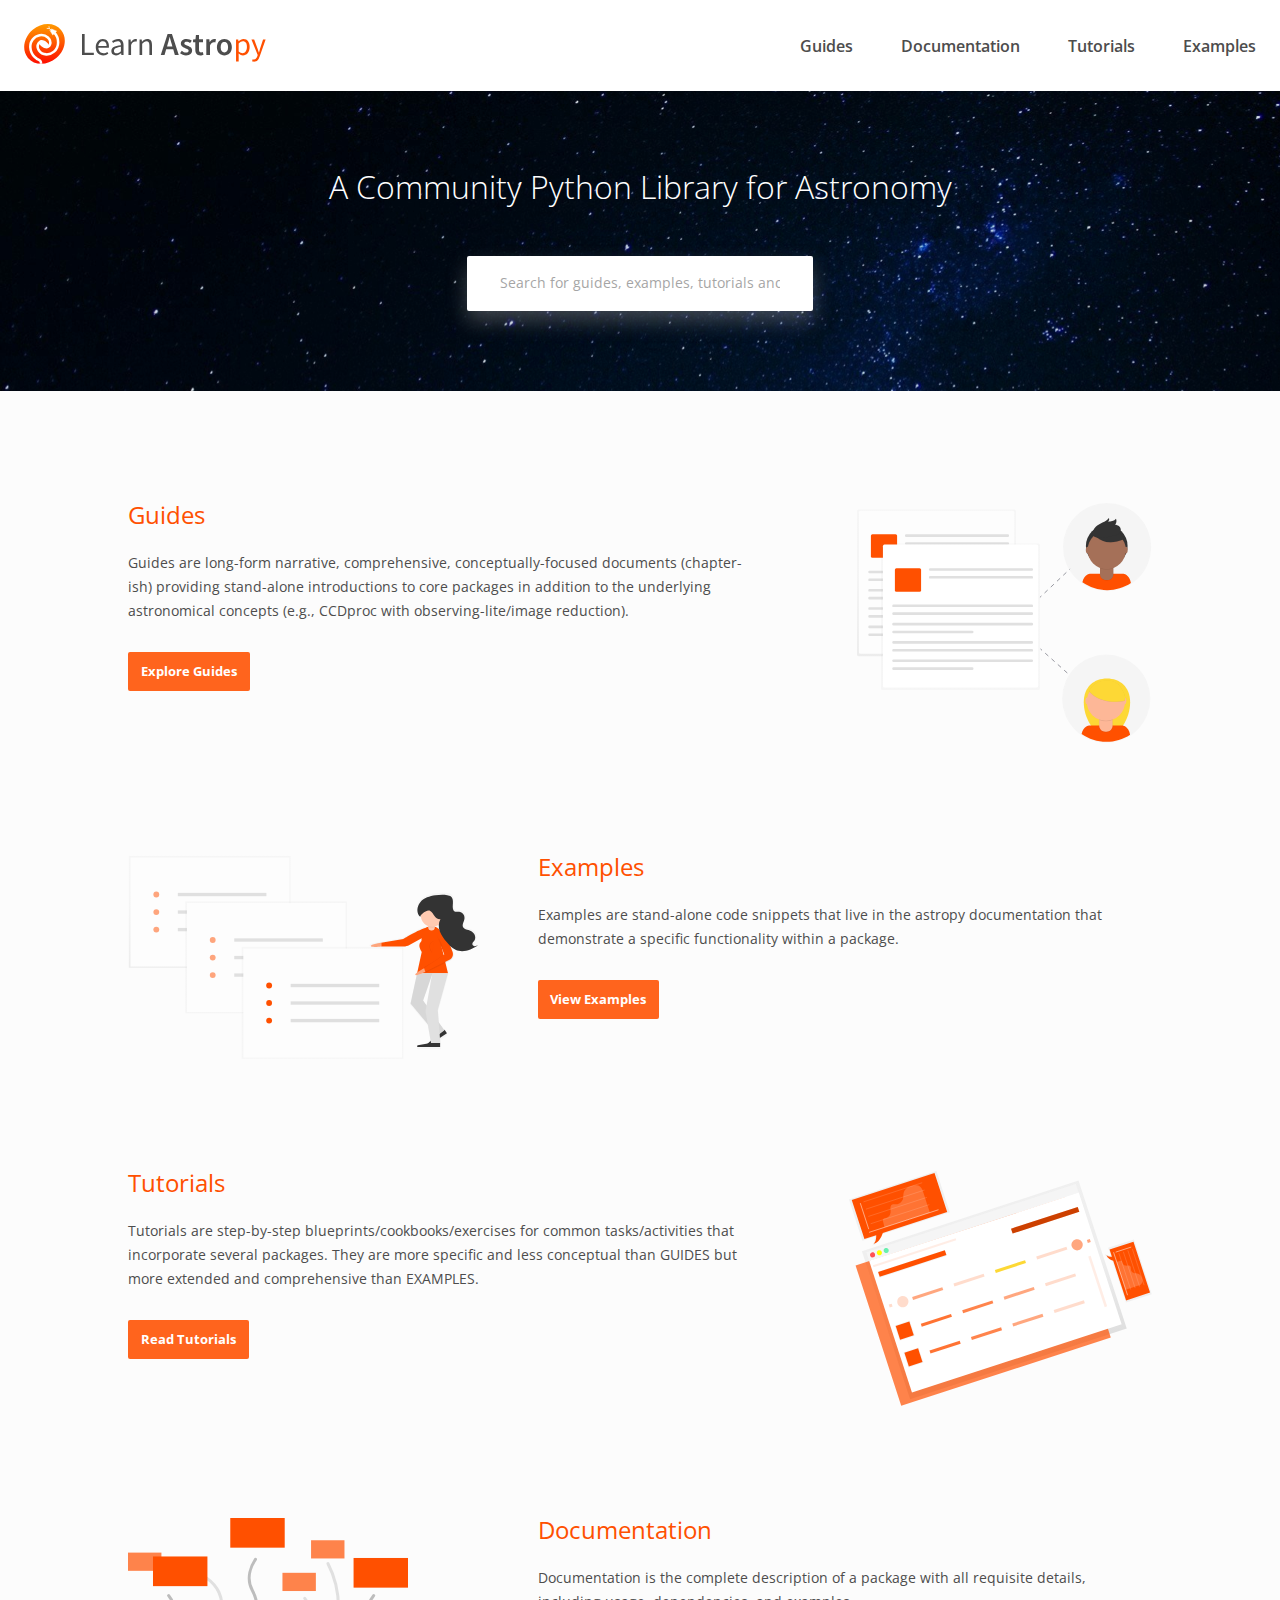
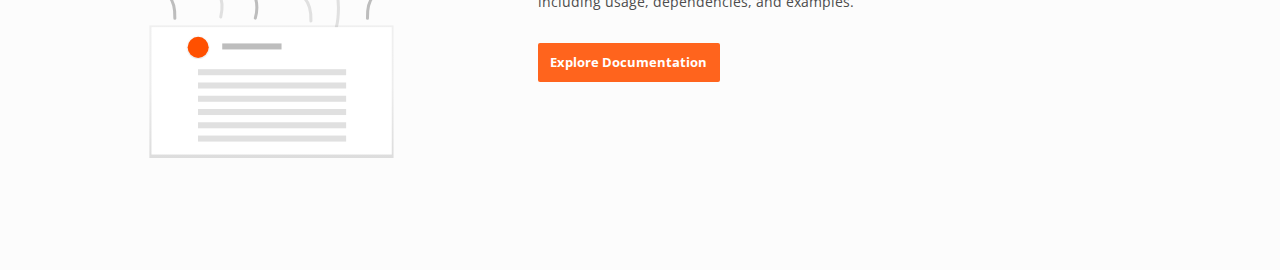
<file: index.html>
<!DOCTYPE html>
<html lang="en">

<head>
    <meta charset="utf-8">
    <meta name="viewport" content="width=device-width, initial-scale=1.0">
    <title>Learn Astropy</title>
    <link href="https://fonts.googleapis.com/css?family=Open+Sans:300,400,600,700" rel="stylesheet">
    <link rel="shortcut icon" href="http://www.astropy.org/favicon.ico">
</head>

<body>
    <nav>
        <a href="index.html"><img src="res/learn-astropy-logo.svg"></a>
        <div>
            <a href="#">Guides</a>
            <a href="#">Documentation</a>
            <a href="#">Tutorials</a>
            <a href="#">Examples</a>
        </div>
    </nav>

    <header>
        <h1>A Community Python Library for Astronomy</h1>
        <form class="search">
            <input type="text" placeholder="Search for guides, examples, tutorials and more..." id="searchbox">
        </form>
    </header>

    <div class="category">
        <div class="info">
            <h2>Guides</h2>
            <h3>Guides are long-form narrative, comprehensive, conceptually-focused documents (chapter-ish) providing stand-alone introductions to core packages in addition to the underlying astronomical concepts (e.g., CCDproc with observing-lite/image reduction).</h3>
            <a href="#">Explore Guides</a>
        </div>
        <img src="res/astropy-guides-illustration.svg">
    </div>

    <div class="category">
        <div class="info">
            <h2>Examples</h2>
            <h3>Examples are stand-alone code snippets that live in the astropy documentation that demonstrate a specific functionality within a package.</h3>
            <a href="#">View Examples</a>
        </div>
        <img src="res/astropy-example-illustration.svg">
    </div>

    <div class="category">
        <div class="info">
            <h2>Tutorials</h2>
            <h3>Tutorials are step-by-step blueprints/cookbooks/exercises for common tasks/activities that incorporate several packages. They are more specific and less conceptual than GUIDES but more extended and comprehensive than EXAMPLES.</h3>
            <a href="#">Read Tutorials</a>
        </div>
        <img src="res/astropy-tutorials-illustration.svg">
    </div>

    <div class="category">
        <div class="info">
            <h2>Documentation</h2>
            <h3>Documentation is the complete description of a package with all requisite details, including usage, dependencies, and examples.</h3>
            <a href="#">Explore Documentation</a>
        </div>
        <img src="res/astropy-documentation-illustration.svg">
    </div>

</body>

</html>
<meta name="viewport" content="width=device-width, initial-scale=1.0">
<link rel="stylesheet" href="style.css">
<script src="app.js"></script>
</file>
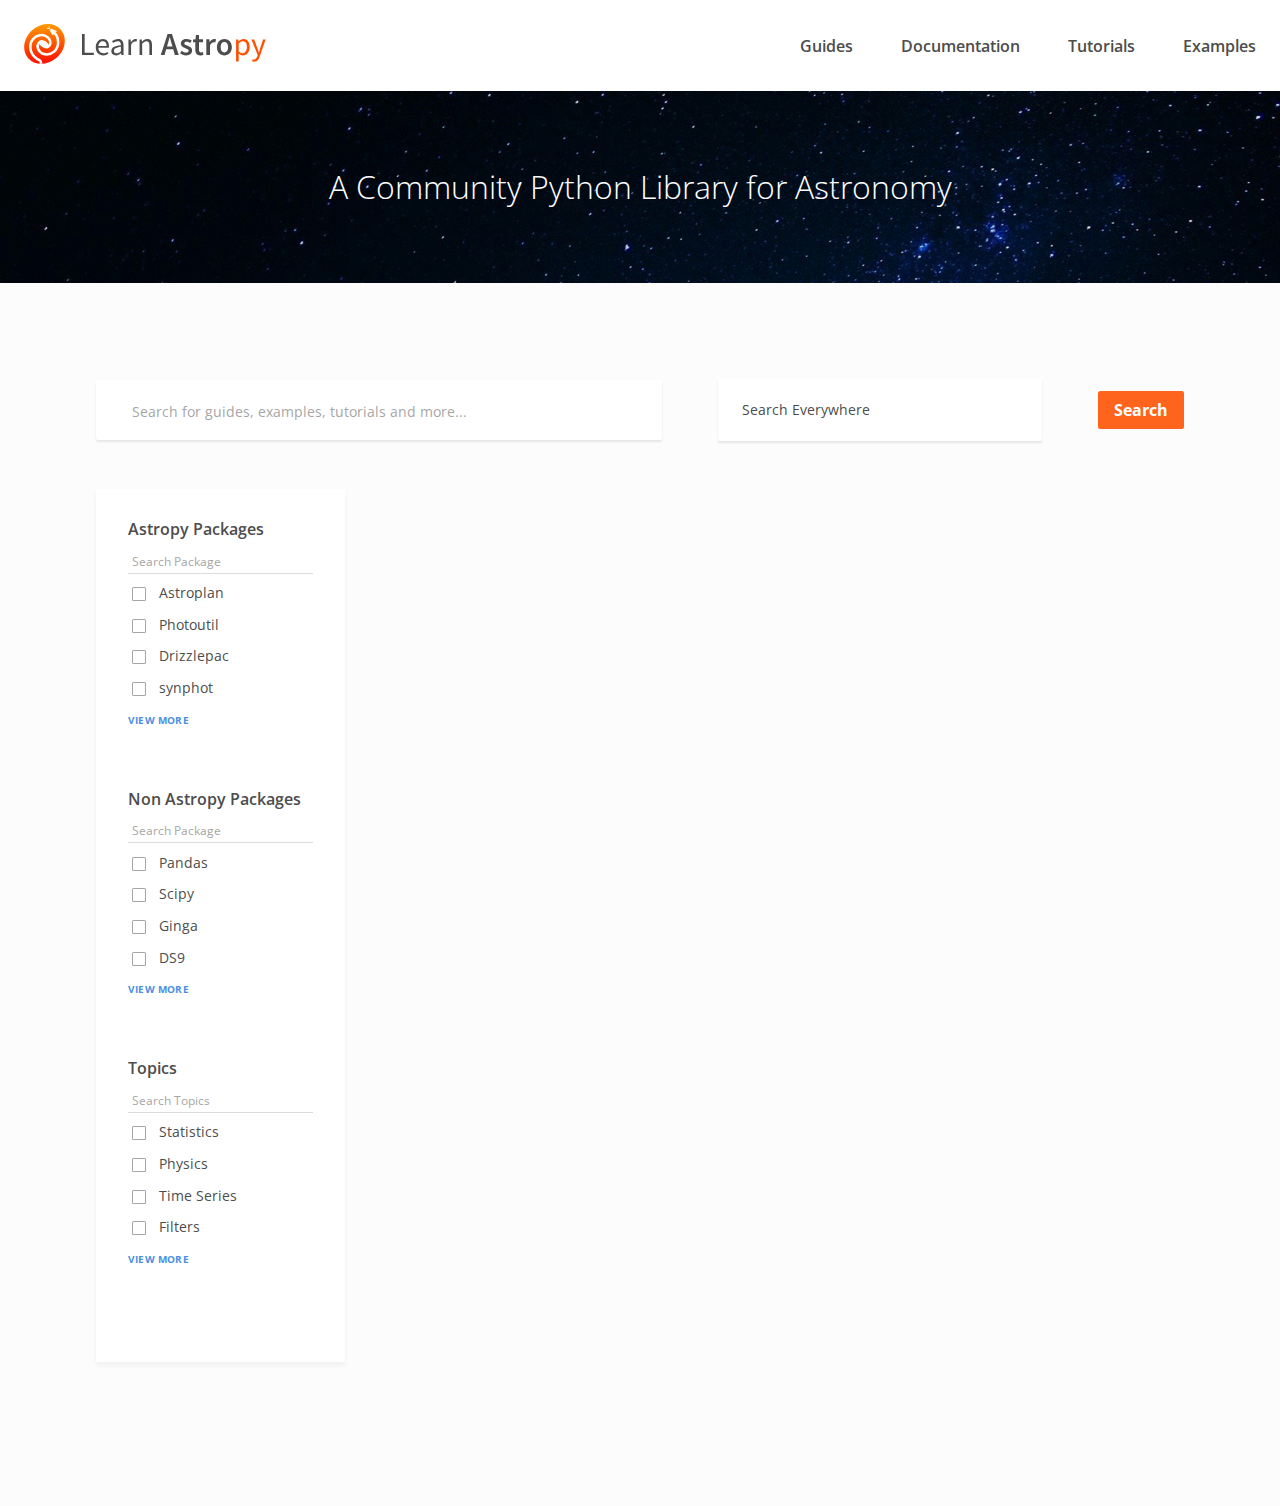
<file: search.html>
<!DOCTYPE html>
<html lang="en">

<head>
    <meta charset="utf-8">
    <meta name="viewport" content="width=device-width, initial-scale=1.0">
    <title>Learn Astropy</title>
    <link href="https://fonts.googleapis.com/css?family=Open+Sans:300,400,600,700" rel="stylesheet">
    <link rel="shortcut icon" href="http://www.astropy.org/favicon.ico">
</head>

<body>
    <nav>
        <a href="index.html"><img src="res/learn-astropy-logo.svg"></a>
        <div>
            <a href="#">Guides</a>
            <a href="#">Documentation</a>
            <a href="#">Tutorials</a>
            <a href="#">Examples</a>
        </div>
    </nav>
    <header>
        <h1>A Community Python Library for Astronomy</h1>
    </header>

    <div class="container">
        <form class="search">
            <input type="text" placeholder="Search for guides, examples, tutorials and more..." id="searchbox">
            <div class="dropdown">
                <div class="select">
                    <span>Search Everywhere</span>
                    <i class="fa fa-chevron-left"></i>
                </div>
                <input type="hidden" name="gender">
                <ul class="dropdown-menu">
                    <li id="all">Search Everywhere</li>
                    <li id="documentation">Documentation</li>
                    <li id="examples">Examples</li>
                    <li id="tutorials">Tutorials</li>
                    <li id="guides">Guides</li>
                </ul>
            </div>
            <button type="submit">Search</button>
        </form>
        <div class="features">
            <div class="sidebar">
                <div class="filter">
                    <h2>Astropy Packages</h2>
                    <input type="text" placeholder="Search Package">
                    <ul>
                        <li><input type="checkbox">Astroplan</li>
                        <li><input type="checkbox">Photoutil</li>
                        <li><input type="checkbox">Drizzlepac</li>
                        <li><input type="checkbox">synphot</li>
                    </ul>
                    <a href="#">View more</a>
                </div>
                <div class="filter">
                    <h2>Non Astropy Packages</h2>
                    <input type="text" placeholder="Search Package">
                    <ul>
                        <li><input type="checkbox">Pandas</li>
                        <li><input type="checkbox">Scipy</li>
                        <li><input type="checkbox">Ginga</li>
                        <li><input type="checkbox">DS9</li>
                    </ul>
                    <a href="#">View more</a>
                </div>
                <div class="filter">
                    <h2>Topics</h2>
                    <input type="text" placeholder="Search Topics">
                    <ul>
                        <li><input type="checkbox">Statistics</li>
                        <li><input type="checkbox">Physics</li>
                        <li><input type="checkbox">Time Series</li>
                        <li><input type="checkbox">Filters</li>
                    </ul>
                    <a href="#">View more</a>
                </div>

            </div>
            <div class="results">
                <h3 id="bingo"></h3>
                <ul id="resultsobtained">
                </ul>
            </div>
        </div>
    </div>
</body>

</html>
<meta name="viewport" content="width=device-width, initial-scale=1.0">
<link rel="stylesheet" href="style.css">
<script src="app.js"></script>
<script src="https://code.jquery.com/jquery-2.2.4.min.js"></script>
<script src="components.js"></script>
</file>
<file: style.css>
@import url(reset.css);
/* line 25, /Users/Abhishek/Playground/soc18/learn-astropy/style.scss */
html {
  background-color: #FCFCFC; }

/* line 29, /Users/Abhishek/Playground/soc18/learn-astropy/style.scss */
nav {
  padding: 1.5em;
  display: flex;
  justify-content: space-between;
  align-items: center;
  background-color: #fff !important; }
  /* line 35, /Users/Abhishek/Playground/soc18/learn-astropy/style.scss */
  nav div {
    display: flex;
    flex-direction: row; }
    /* line 38, /Users/Abhishek/Playground/soc18/learn-astropy/style.scss */
    nav div a {
      margin-left: 3em;
      font-family: 'Open Sans';
      font-weight: 600;
      font-size: 1em;
      color: #4D4D4D;
      text-decoration: none;
      transition-timing-function: ease-in-out;
      transition-duration: 0.25s;
      transition-property: all; }
      /* line 46, /Users/Abhishek/Playground/soc18/learn-astropy/style.scss */
      nav div a:hover {
        color: #FF641D; }

/* line 53, /Users/Abhishek/Playground/soc18/learn-astropy/style.scss */
header {
  text-align: center;
  padding: 5em;
  background: url(res/search-background.png); }
  /* line 57, /Users/Abhishek/Playground/soc18/learn-astropy/style.scss */
  header h1 {
    font-family: 'Open Sans';
    font-weight: 300;
    font-size: 2em;
    color: #fff; }
  /* line 11, /Users/Abhishek/Playground/soc18/learn-astropy/style.scss */
  header ::-webkit-input-placeholder {
    opacity: 0.5;
    font-family: 'Open Sans';
    font-size: 14px;
    color: #4D4D4D; }
  /* line 14, /Users/Abhishek/Playground/soc18/learn-astropy/style.scss */
  header :-moz-placeholder {
    opacity: 0.5;
    font-family: 'Open Sans';
    font-size: 14px;
    color: #4D4D4D; }
  /* line 17, /Users/Abhishek/Playground/soc18/learn-astropy/style.scss */
  header ::-moz-placeholder {
    opacity: 0.5;
    font-family: 'Open Sans';
    font-size: 14px;
    color: #4D4D4D; }
  /* line 20, /Users/Abhishek/Playground/soc18/learn-astropy/style.scss */
  header :-ms-input-placeholder {
    opacity: 0.5;
    font-family: 'Open Sans';
    font-size: 14px;
    color: #4D4D4D; }
  /* line 69, /Users/Abhishek/Playground/soc18/learn-astropy/style.scss */
  header input[type="text"] {
    background: #FFFFFF;
    box-shadow: 0 10px 20px 0 rgba(175, 175, 175, 0.35);
    border-radius: 2px;
    padding: 1.5em 2.5em;
    border: none;
    margin-top: 4em;
    width: 25%;
    transition-timing-function: ease-in-out;
    transition-duration: 0.25s;
    transition-property: all; }
    /* line 78, /Users/Abhishek/Playground/soc18/learn-astropy/style.scss */
    header input[type="text"]:focus {
      outline: none;
      transform: scale(1.05); }

/* line 85, /Users/Abhishek/Playground/soc18/learn-astropy/style.scss */
.category {
  display: flex;
  margin: 7em 10%;
  flex-direction: row;
  justify-content: space-between; }
  /* line 90, /Users/Abhishek/Playground/soc18/learn-astropy/style.scss */
  .category .info {
    width: 60%; }
    /* line 92, /Users/Abhishek/Playground/soc18/learn-astropy/style.scss */
    .category .info h2 {
      font-family: 'Open Sans';
      font-size: 1.5em;
      color: #FF5000;
      margin-bottom: 1em; }
    /* line 98, /Users/Abhishek/Playground/soc18/learn-astropy/style.scss */
    .category .info h3 {
      font-family: 'Open Sans';
      font-size: 0.9em;
      color: #4D4D4D;
      line-height: 24px;
      margin-bottom: 2em; }
    /* line 105, /Users/Abhishek/Playground/soc18/learn-astropy/style.scss */
    .category .info a {
      text-decoration: none;
      padding: 1em;
      font-family: 'Open Sans';
      font-size: 0.8em;
      font-weight: 700;
      color: #FFFFFF;
      background-color: #FF641D;
      display: inline-block;
      border-radius: 2px; }

/* line 119, /Users/Abhishek/Playground/soc18/learn-astropy/style.scss */
.category:nth-child(even) {
  flex-flow: row-reverse; }

/* line 123, /Users/Abhishek/Playground/soc18/learn-astropy/style.scss */
.container {
  padding: 6em;
  /*Styling Selectbox*/ }
  /* line 125, /Users/Abhishek/Playground/soc18/learn-astropy/style.scss */
  .container .container {
    width: 500px;
    margin: 50px auto 0;
    text-align: center; }
  /* line 131, /Users/Abhishek/Playground/soc18/learn-astropy/style.scss */
  .container .dropdown {
    width: 30%;
    margin: 0 4em;
    display: inline-block;
    background-color: #fff;
    border-radius: 2px;
    box-shadow: 0 0 2px #cccccc;
    transition: all .25s ease-in-out;
    position: relative;
    box-shadow: 0 2px 2px 0 rgba(191, 191, 191, 0.35);
    border-radius: 2px;
    font-family: 'Open Sans';
    font-size: 14px;
    color: #4D4D4D;
    height: 100%;
    text-align: left;
    padding: 1em; }
  /* line 149, /Users/Abhishek/Playground/soc18/learn-astropy/style.scss */
  .container .dropdown .select {
    cursor: pointer;
    display: block;
    padding: 10px; }
  /* line 154, /Users/Abhishek/Playground/soc18/learn-astropy/style.scss */
  .container .dropdown:focus {
    outline: none; }
  /* line 157, /Users/Abhishek/Playground/soc18/learn-astropy/style.scss */
  .container .dropdown .select > i {
    font-size: 13px;
    color: #888;
    cursor: pointer;
    transition: all .25s ease-in-out;
    float: right;
    line-height: 20px; }
  /* line 165, /Users/Abhishek/Playground/soc18/learn-astropy/style.scss */
  .container .dropdown:hover {
    box-shadow: 0 0 4px #cccccc; }
  /* line 168, /Users/Abhishek/Playground/soc18/learn-astropy/style.scss */
  .container .dropdown:active {
    background-color: #f8f8f8; }
  /* line 171, /Users/Abhishek/Playground/soc18/learn-astropy/style.scss */
  .container .dropdown.active:hover,
  .container .dropdown.active {
    box-shadow: 0 0 4px #cccccc;
    border-radius: 2px 2px 0 0;
    background-color: #f8f8f8; }
  /* line 177, /Users/Abhishek/Playground/soc18/learn-astropy/style.scss */
  .container .dropdown.active .select > i {
    transform: rotate(-90deg); }
  /* line 180, /Users/Abhishek/Playground/soc18/learn-astropy/style.scss */
  .container .dropdown .dropdown-menu {
    position: absolute;
    background-color: #fff;
    width: 100%;
    left: 0;
    margin-top: 1px;
    box-shadow: 0 1px 2px #cccccc;
    border-radius: 0 1px 2px 2px;
    overflow: hidden;
    display: none;
    max-height: 144px;
    overflow-y: auto;
    z-index: 9; }
  /* line 194, /Users/Abhishek/Playground/soc18/learn-astropy/style.scss */
  .container .dropdown .dropdown-menu li {
    padding: 10px;
    transition: all .25s ease-in-out;
    cursor: pointer; }
  /* line 199, /Users/Abhishek/Playground/soc18/learn-astropy/style.scss */
  .container .dropdown .dropdown-menu {
    padding: 0;
    list-style: none; }
  /* line 203, /Users/Abhishek/Playground/soc18/learn-astropy/style.scss */
  .container .dropdown .dropdown-menu li:hover {
    background-color: rgba(255, 100, 29, 0.1);
    color: #FF641D; }
  /* line 207, /Users/Abhishek/Playground/soc18/learn-astropy/style.scss */
  .container .dropdown .dropdown-menu li:active {
    background-color: #e2e2e2; }
  /* line 210, /Users/Abhishek/Playground/soc18/learn-astropy/style.scss */
  .container form {
    display: flex;
    flex-direction: row;
    align-items: center;
    justify-content: space-between; }
    /* line 11, /Users/Abhishek/Playground/soc18/learn-astropy/style.scss */
    .container form ::-webkit-input-placeholder {
      opacity: 0.5;
      font-family: 'Open Sans';
      font-size: 14px;
      color: #4D4D4D; }
    /* line 14, /Users/Abhishek/Playground/soc18/learn-astropy/style.scss */
    .container form :-moz-placeholder {
      opacity: 0.5;
      font-family: 'Open Sans';
      font-size: 14px;
      color: #4D4D4D; }
    /* line 17, /Users/Abhishek/Playground/soc18/learn-astropy/style.scss */
    .container form ::-moz-placeholder {
      opacity: 0.5;
      font-family: 'Open Sans';
      font-size: 14px;
      color: #4D4D4D; }
    /* line 20, /Users/Abhishek/Playground/soc18/learn-astropy/style.scss */
    .container form :-ms-input-placeholder {
      opacity: 0.5;
      font-family: 'Open Sans';
      font-size: 14px;
      color: #4D4D4D; }
    /* line 221, /Users/Abhishek/Playground/soc18/learn-astropy/style.scss */
    .container form input {
      padding: 1em 2em;
      border: none;
      outline: none;
      background: #FFFFFF;
      box-shadow: 0 2px 2px 0 rgba(191, 191, 191, 0.35);
      border-radius: 2px;
      font-family: 'Open Sans';
      font-size: 18px;
      color: #4D4D4D;
      width: 50%; }
    /* line 233, /Users/Abhishek/Playground/soc18/learn-astropy/style.scss */
    .container form button {
      font-family: 'Open Sans';
      font-weight: bold;
      font-size: 1em;
      padding: 0.5em 1em;
      background: #FF641D;
      border-radius: 2.5px;
      color: #FFFFFF;
      border: none;
      outline: none; }
  /* line 245, /Users/Abhishek/Playground/soc18/learn-astropy/style.scss */
  .container .features {
    display: flex;
    flex-direction: row;
    padding: 3em 0; }
    /* line 249, /Users/Abhishek/Playground/soc18/learn-astropy/style.scss */
    .container .features .sidebar {
      height: 100%;
      background: #FFFFFF;
      display: inline-block;
      box-shadow: 0 4px 4px 0 rgba(233, 233, 233, 0.49);
      padding: 2em;
      margin: 0em 2em 0 0; }
      /* line 256, /Users/Abhishek/Playground/soc18/learn-astropy/style.scss */
      .container .features .sidebar .filter {
        margin-bottom: 4em; }
        /* line 258, /Users/Abhishek/Playground/soc18/learn-astropy/style.scss */
        .container .features .sidebar .filter h2 {
          font-family: 'Open Sans';
          font-weight: 600;
          font-size: 1em;
          color: #4D4D4D;
          margin-bottom: 0.8em; }
        /* line 266, /Users/Abhishek/Playground/soc18/learn-astropy/style.scss */
        .container .features .sidebar .filter ul li {
          font-family: 'Open Sans';
          font-size: 0.9em;
          color: #4D4D4D;
          margin-bottom: 0.8em; }
        /* line 11, /Users/Abhishek/Playground/soc18/learn-astropy/style.scss */
        .container .features .sidebar .filter ::-webkit-input-placeholder {
          opacity: 0.5;
          font-family: 'Open Sans';
          font-size: 12px;
          color: #4D4D4D; }
        /* line 14, /Users/Abhishek/Playground/soc18/learn-astropy/style.scss */
        .container .features .sidebar .filter :-moz-placeholder {
          opacity: 0.5;
          font-family: 'Open Sans';
          font-size: 12px;
          color: #4D4D4D; }
        /* line 17, /Users/Abhishek/Playground/soc18/learn-astropy/style.scss */
        .container .features .sidebar .filter ::-moz-placeholder {
          opacity: 0.5;
          font-family: 'Open Sans';
          font-size: 12px;
          color: #4D4D4D; }
        /* line 20, /Users/Abhishek/Playground/soc18/learn-astropy/style.scss */
        .container .features .sidebar .filter :-ms-input-placeholder {
          opacity: 0.5;
          font-family: 'Open Sans';
          font-size: 12px;
          color: #4D4D4D; }
        /* line 279, /Users/Abhishek/Playground/soc18/learn-astropy/style.scss */
        .container .features .sidebar .filter input[type="text"] {
          border: none;
          padding: 4px;
          border-bottom: 1px solid rgba(77, 77, 77, 0.2);
          margin-bottom: 0.8em; }
        /* line 285, /Users/Abhishek/Playground/soc18/learn-astropy/style.scss */
        .container .features .sidebar .filter a {
          font-family: 'Open Sans';
          font-weight: bold;
          text-transform: uppercase;
          letter-spacing: 0.2px;
          text-decoration: none;
          font-size: 10px;
          color: #4A90E2; }
        /* line 294, /Users/Abhishek/Playground/soc18/learn-astropy/style.scss */
        .container .features .sidebar .filter input[type="checkbox"] {
          -webkit-appearance: none;
          border: 0.5px solid rgba(77, 77, 77, 0.5);
          background-color: #fff;
          border-radius: 1.5px;
          padding: 6px;
          vertical-align: middle;
          margin-right: 1em; }
    /* line 306, /Users/Abhishek/Playground/soc18/learn-astropy/style.scss */
    .container .features .results h3 {
      font-family: 'Open Sans';
      font-size: 16px;
      color: #4D4D4D; }
    /* line 311, /Users/Abhishek/Playground/soc18/learn-astropy/style.scss */
    .container .features .results .search-card {
      padding: 1.5em;
      margin: 2em 0;
      background: #FFFFFF;
      box-shadow: 0 4px 4px 0 rgba(233, 233, 233, 0.49);
      border-radius: 2px; }
      /* line 317, /Users/Abhishek/Playground/soc18/learn-astropy/style.scss */
      .container .features .results .search-card a {
        font-family: 'Open Sans';
        font-weight: 600;
        font-size: 1.2em;
        color: #4D4D4D;
        margin-bottom: 0.5em;
        display: block;
        text-decoration: none; }
      /* line 326, /Users/Abhishek/Playground/soc18/learn-astropy/style.scss */
      .container .features .results .search-card label {
        font-family: 'Open Sans';
        font-weight: 600;
        font-size: 0.6em;
        color: rgba(77, 77, 77, 0.5);
        letter-spacing: 1.14px;
        text-transform: uppercase; }
      /* line 334, /Users/Abhishek/Playground/soc18/learn-astropy/style.scss */
      .container .features .results .search-card p {
        margin-top: 1em;
        font-family: 'Open Sans';
        font-size: 1em;
        color: #4D4D4D; }
        /* line 339, /Users/Abhishek/Playground/soc18/learn-astropy/style.scss */
        .container .features .results .search-card p em {
          color: #FF641D;
          font-weight: bolder;
          background-color: rgba(255, 100, 29, 0.1);
          padding: 0.1em 0.2em; }

/*# sourceMappingURL=style.css.map */
</file>
